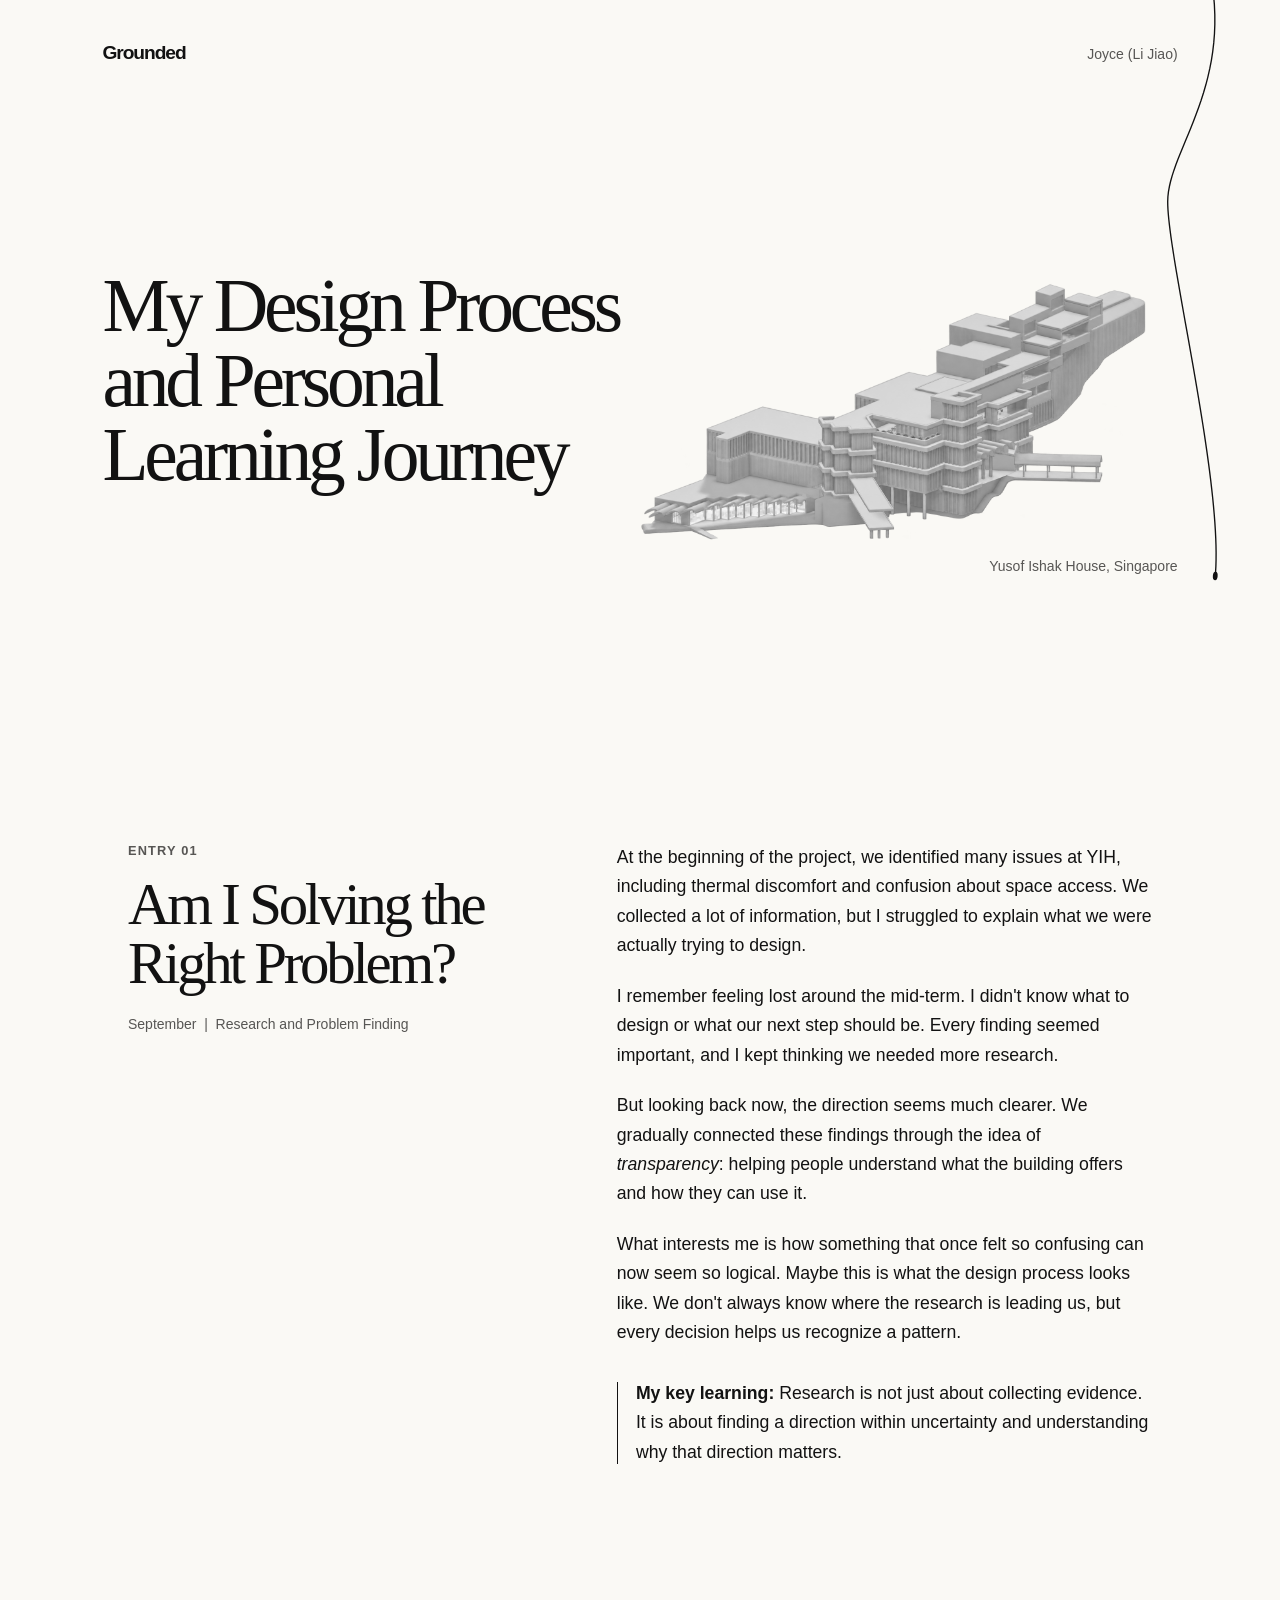
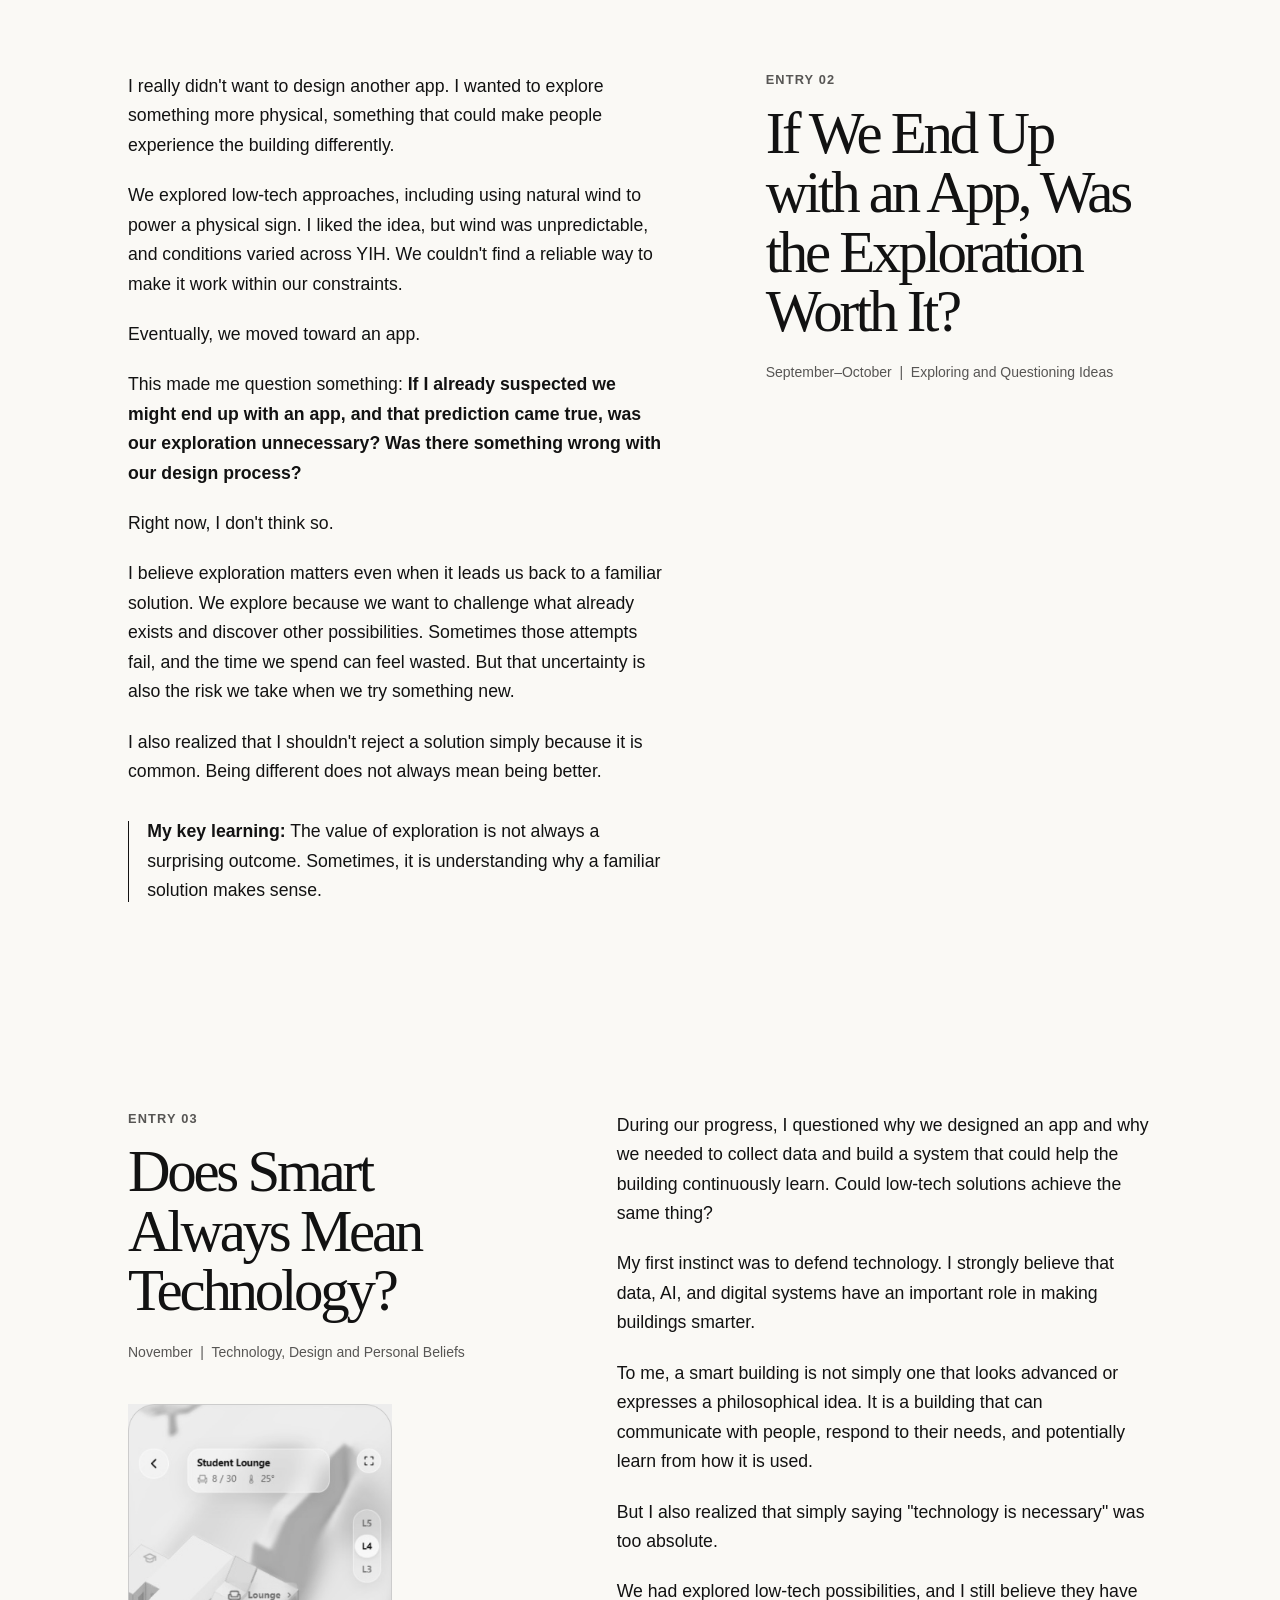
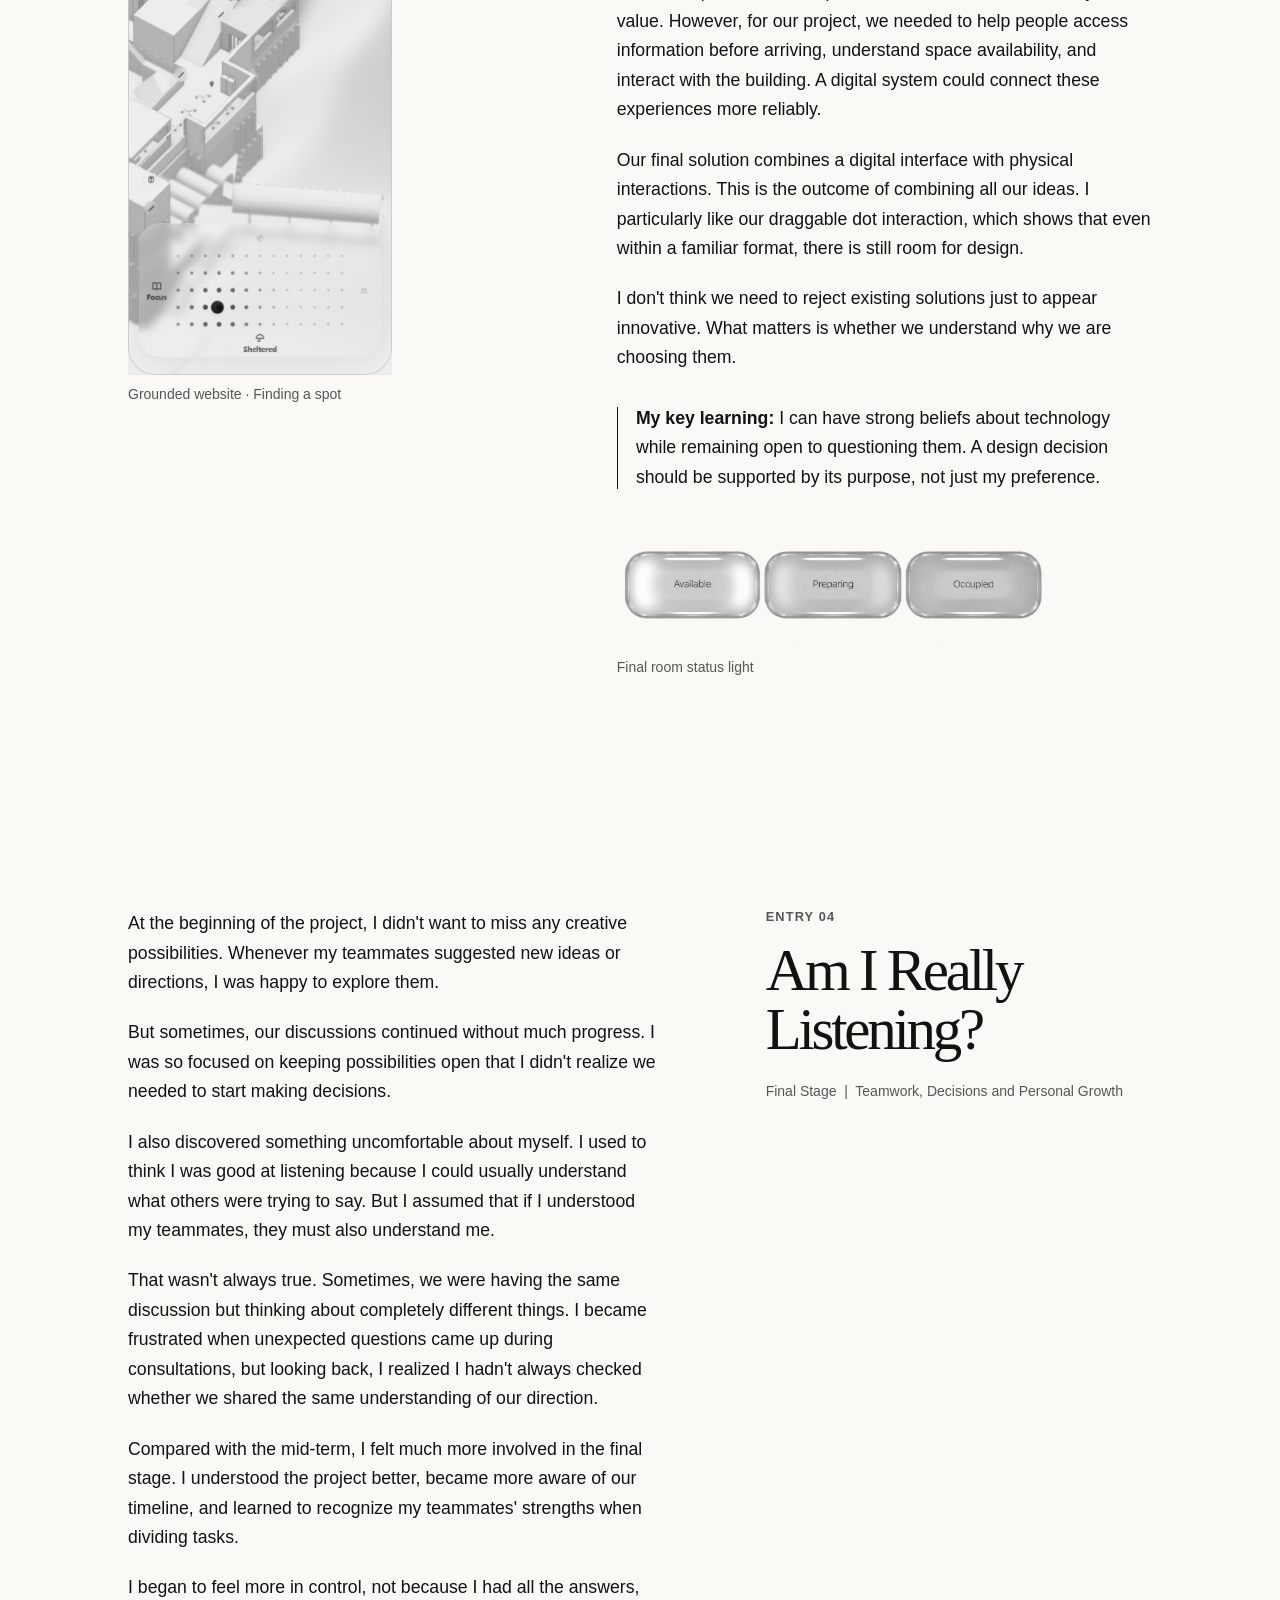
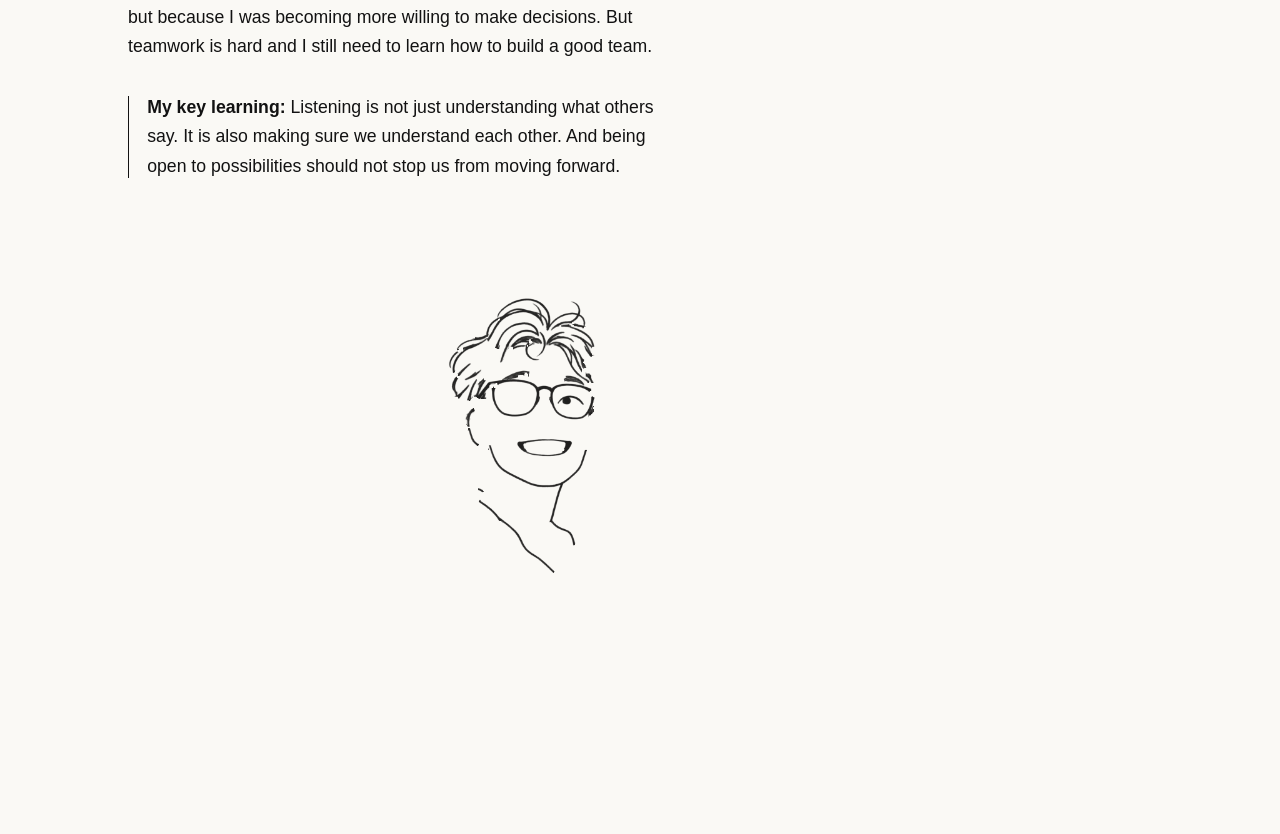
<file: index.html>
<!doctype html>
<html lang="en">
<head>
  <meta charset="utf-8">
  <meta name="viewport" content="width=device-width, initial-scale=1">
  <meta name="description" content="Four personal reflections from Grounded, a Green Building design project.">
  <title>My Design Process and Personal Learning Journey | Grounded</title>
  <link rel="stylesheet" href="journal.css?v=cover-intro">
  <script src="line.js" defer></script>
  <script src="team-stroke-order.js" defer></script>
  <script src="finale.js" defer></script>
</head>
<body id="top">
  <canvas id="guide" aria-hidden="true"></canvas>
  <header class="site-header shell">
    <a class="wordmark" href="#top">Grounded</a>
    <span class="author">Joyce (Li Jiao)</span>
  </header>
  <main>
    <section class="cover shell" aria-labelledby="journal-title">
      <div class="cover-copy">
        <h1 id="journal-title">My Design Process<br class="desktop-break"> and Personal<br class="desktop-break"> Learning Journey</h1>
      </div>
      <figure class="cover-figure">
        <img src="building.png" alt="Architectural model of Yusof Ishak House" width="1851" height="850" fetchpriority="high">
        <figcaption>Yusof Ishak House, Singapore</figcaption>
      </figure>
    </section>

    <div class="journal shell">
<article id="entry-01" class="entry">
  <header class="entry-header">
    <span class="entry-number">Entry 01</span>
    <h2>Am I Solving the Right Problem?</h2>
    <p class="period">September <span>|</span> Research and Problem Finding</p>
  </header>
  <div class="entry-body">
    <p>At the beginning of the project, we identified many issues at YIH, including thermal discomfort and confusion about space access. We collected a lot of information, but I struggled to explain what we were actually trying to design.</p>
    <p data-line="uncertain">I remember feeling lost around the mid-term. I didn't know what to design or what our next step should be. Every finding seemed important, and I kept thinking we needed more research.</p>
    <p>But looking back now, the direction seems much clearer. We gradually connected these findings through the idea of <em>transparency</em>: helping people understand what the building offers and how they can use it.</p>
    <p>What interests me is how something that once felt so confusing can now seem so logical. Maybe this is what the design process looks like. We don't always know where the research is leading us, but every decision helps us recognize a pattern.</p>
    <p class="takeaway"><strong>My key learning:</strong> Research is not just about collecting evidence. It is about finding a direction within uncertainty and understanding why that direction matters.</p>
  </div>
</article>

<article id="entry-02" class="entry entry-reverse">
  <header class="entry-header">
    <span class="entry-number">Entry 02</span>
    <h2>If We End Up with an App, Was the Exploration Worth It?</h2>
    <p class="period">September–October <span>|</span> Exploring and Questioning Ideas</p>
  </header>
  <div class="entry-body">
    <p>I really didn't want to design another app. I wanted to explore something more physical, something that could make people experience the building differently.</p>
    <p>We explored low-tech approaches, including using natural wind to power a physical sign. I liked the idea, but wind was unpredictable, and conditions varied across YIH. We couldn't find a reliable way to make it work within our constraints.</p>
    <p>Eventually, we moved toward an app.</p>
    <p data-line="uncertain">This made me question something: <strong>If I already suspected we might end up with an app, and that prediction came true, was our exploration unnecessary? Was there something wrong with our design process?</strong></p>
    <p>Right now, I don't think so.</p>
    <p>I believe exploration matters even when it leads us back to a familiar solution. We explore because we want to challenge what already exists and discover other possibilities. Sometimes those attempts fail, and the time we spend can feel wasted. But that uncertainty is also the risk we take when we try something new.</p>
    <p>I also realized that I shouldn't reject a solution simply because it is common. Being different does not always mean being better.</p>
    <p class="takeaway"><strong>My key learning:</strong> The value of exploration is not always a surprising outcome. Sometimes, it is understanding why a familiar solution makes sense.</p>
  </div>
</article>

<article id="entry-03" class="entry">
  <header class="entry-header">
    <span class="entry-number">Entry 03</span>
    <h2>Does Smart Always Mean Technology?</h2>
    <p class="period">November <span>|</span> Technology, Design and Personal Beliefs</p>
    <figure class="chapter-figure app-figure">
      <img src="grounded-app.png" alt="Grounded website showing the Student Lounge, the floor selector, and the dotted preference control" width="343" height="742" loading="lazy">
      <figcaption>Grounded website · Finding a spot</figcaption>
    </figure>
  </header>
  <div class="entry-body">
    <p data-line="uncertain">During our progress, I questioned why we designed an app and why we needed to collect data and build a system that could help the building continuously learn. Could low-tech solutions achieve the same thing?</p>
    <p>My first instinct was to defend technology. I strongly believe that data, AI, and digital systems have an important role in making buildings smarter.</p>
    <p>To me, a smart building is not simply one that looks advanced or expresses a philosophical idea. It is a building that can communicate with people, respond to their needs, and potentially learn from how it is used.</p>
    <p>But I also realized that simply saying "technology is necessary" was too absolute.</p>
    <p>We had explored low-tech possibilities, and I still believe they have value. However, for our project, we needed to help people access information before arriving, understand space availability, and interact with the building. A digital system could connect these experiences more reliably.</p>
    <p>Our final solution combines a digital interface with physical interactions. This is the outcome of combining all our ideas. I particularly like our draggable dot interaction, which shows that even within a familiar format, there is still room for design.</p>
    <p>I don't think we need to reject existing solutions just to appear innovative. What matters is whether we understand why we are choosing them.</p>
    <p class="takeaway"><strong>My key learning:</strong> I can have strong beliefs about technology while remaining open to questioning them. A design decision should be supported by its purpose, not just my preference.</p>
    <figure class="chapter-figure light-figure">
      <img src="room-status-light.png" alt="The final rounded-rectangle room status light in its Available, Preparing, and Occupied states" width="720" height="240" loading="lazy">
      <figcaption>Final room status light</figcaption>
    </figure>
  </div>
</article>

<article id="entry-04" class="entry entry-reverse">
  <header class="entry-header">
    <span class="entry-number">Entry 04</span>
    <h2>Am I Really Listening?</h2>
    <p class="period">Final Stage <span>|</span> Teamwork, Decisions and Personal Growth</p>
  </header>
  <div class="entry-body">
    <p>At the beginning of the project, I didn't want to miss any creative possibilities. Whenever my teammates suggested new ideas or directions, I was happy to explore them.</p>
    <p>But sometimes, our discussions continued without much progress. I was so focused on keeping possibilities open that I didn't realize we needed to start making decisions.</p>
    <p data-line="uncertain">I also discovered something uncomfortable about myself. I used to think I was good at listening because I could usually understand what others were trying to say. But I assumed that if I understood my teammates, they must also understand me.</p>
    <p>That wasn't always true. Sometimes, we were having the same discussion but thinking about completely different things. I became frustrated when unexpected questions came up during consultations, but looking back, I realized I hadn't always checked whether we shared the same understanding of our direction.</p>
    <p>Compared with the mid-term, I felt much more involved in the final stage. I understood the project better, became more aware of our timeline, and learned to recognize my teammates' strengths when dividing tasks.</p>
    <p>I began to feel more in control, not because I had all the answers, but because I was becoming more willing to make decisions. But teamwork is hard and I still need to learn how to build a good team.</p>
    <p class="takeaway"><strong>My key learning:</strong> Listening is not just understanding what others say. It is also making sure we understand each other. And being open to possibilities should not stop us from moving forward.</p>
  </div>
</article>
    </div>
    <figure class="finale shell" id="finale">
      <div class="finale-drawing">
        <img src="team-portraits.png" width="1536" height="1024" alt="Black-ink cartoon portraits of the three friends from the team photo" loading="lazy">
        <canvas aria-hidden="true" hidden></canvas>
      </div>
      <figcaption>Anyway, cheers to the end of the semester!</figcaption>
    </figure>
  </main>
</body>
</html>
</file>
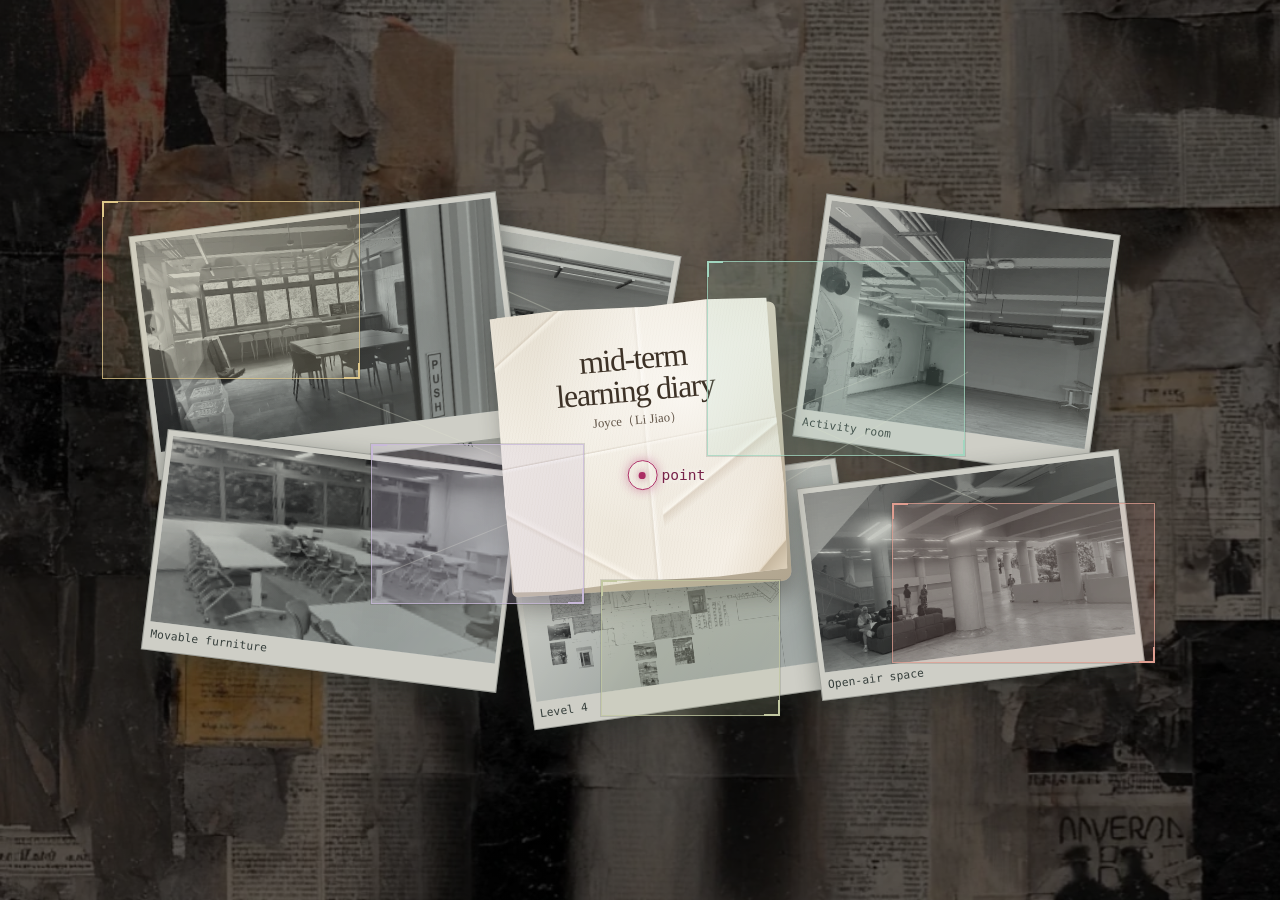
<file: midterm/index.html>
<!doctype html>
<html lang="en">
<head>
  <meta charset="utf-8">
  <meta name="viewport" content="width=device-width, initial-scale=1">
  <meta name="description" content="Joyce Li Jiao’s midterm learning diary and research photographs from Yusof Ishak House.">
  <title>Midterm Learning Diary | Grounded</title>
  <link rel="stylesheet" href="style.css?v=2">
  <script src="reflection.js?v=2" defer></script>
  <noscript><style>.opening-point, .close-reflection { display: none; } .reflection { display: block; position: static; width: min(92%, 48rem); max-height: none; margin: 0 auto 2rem; } .reading-paper { max-height: none; }</style></noscript>
</head>
<body>
  <main class="index">
    <section class="evidence" aria-label="Midterm research photographs">
      <div class="threads" aria-hidden="true"><i></i><i></i><i></i><i></i></div>

      <figure class="photo photo-arrival">
        <div class="photo-image"><img src="photos/entrance.webp" alt="A room viewed through its glass entrance at Yusof Ishak House"></div>
        <figcaption>Room entrance</figcaption>
      </figure>
      <figure class="photo photo-study">
        <div class="photo-image"><img src="photos/study.webp" alt="Rows of movable tables and chairs in a room observed during the building walk"></div>
        <figcaption>Movable furniture</figcaption>
      </figure>
      <figure class="photo photo-corridor">
        <div class="photo-image"><img src="photos/corridor.webp" alt="An interior route through the building"></div>
        <figcaption>Building walk</figcaption>
      </figure>
      <figure class="photo photo-club">
        <div class="photo-image"><img src="photos/club.webp" alt="A mirrored activity room with a timber floor"></div>
        <figcaption>Activity room</figcaption>
      </figure>
      <figure class="photo photo-open">
        <div class="photo-image"><img src="photos/open-air.webp" alt="An open-air area in Yusof Ishak House"></div>
        <figcaption>Open-air space</figcaption>
      </figure>
      <figure class="photo photo-plan">
        <div class="photo-image"><img src="photos/plan.webp" alt="Research drawing used to map Level 4"></div>
        <figcaption>Level 4</figcaption>
      </figure>

      <div class="folded-paper">
        <div class="paper-underlay" aria-hidden="true"></div>
        <div class="paper-face">
          <div class="paper-ink">
            <h1>mid-term learning diary</h1>
            <p>Joyce（Li Jiao）</p>
          </div>
          <div class="paper-corner" aria-hidden="true"></div>
        </div>
        <button id="point" class="opening-point" type="button" aria-label="point: open the midterm reflection" aria-controls="reflection" aria-haspopup="dialog" aria-expanded="false">
          <span class="point-target" aria-hidden="true"><span class="point-ring"></span><span class="point-dot"></span></span>
          <span class="point-label">point</span>
        </button>
      </div>

      <div class="clue-frames" aria-hidden="true">
        <i class="clue clue-amber"></i>
        <i class="clue clue-teal"></i>
        <i class="clue clue-lilac"></i>
        <i class="clue clue-red"></i>
        <i class="clue clue-olive"></i>
      </div>
    </section>
  </main>

  <dialog class="reflection" id="reflection" aria-label="Midterm reflection">
    <div class="reading-paper">
      <div class="paper-folds" aria-hidden="true"></div>
      <button type="button" id="close-reflection" class="close-reflection" aria-label="Close reflection"><span aria-hidden="true">×</span></button>

      <div class="reading-scroll" id="reading-scroll" tabindex="0" role="region" aria-label="Reflection text">
        <article class="reading-content">
          <ol class="letter-entries" role="list">
            <li class="letter-entry">
              <span class="letter-number" aria-hidden="true">1</span>
              <div class="letter-entry-body">
                <h2 class="letter-heading">Teamwork · I Could Speak Up Before I Had an Idea</h2>
                <p>Early in the project, my teammates could spend over an hour bouncing ideas off each other. One would make a suggestion, and the other would challenge it and offer something new. I mostly listened. When they asked what I thought, I often said, “Nothing yet.” I was still figuring out the brief, and I didn’t know them well enough to feel comfortable interrupting. Looking back, I could have said what was actually on my mind: I wasn’t sure we were all trying to solve the same problem. Next time, I want to say where I’m stuck while the ideas are still on the table. That gives the team a chance to work through the uncertainty together.</p>
              </div>
            </li>
            <li class="letter-entry">
              <span class="letter-number" aria-hidden="true">2</span>
              <div class="letter-entry-body">
                <h2 class="letter-heading">Design Research · Mapping Changed What I Looked For</h2>
                <p>In my first interview at Yusof Ishak House, what stuck with me was how hot the student found the building. I held on to that answer so tightly that I started thinking about cooling before I had a clear research question. Spending an afternoon walking through the building changed that. As we mapped the rooms on Level 4, I began to see the gap between what the building offered and what people could actually use. A student outside might be unsure whether they could enter an air-conditioned room. The Guitar Club could get a booking and still have to split practice into groups to make the room work. Putting those experiences alongside the map helped me see that comfort was one part of a larger question about which spaces people could find, enter, and use for what they came to do.</p>

                <div class="letter-photos">
                  <figure class="letter-photo">
                    <img src="photos/plan.webp" width="450" height="299" loading="lazy" alt="Level 4 floor plan annotated with room colours and observations">
                    <figcaption>Level 4 research map</figcaption>
                  </figure>
                  <figure class="letter-photo">
                    <img src="photos/entrance.webp" width="450" height="339" loading="lazy" alt="An indoor seating area viewed through its glass entrance">
                    <figcaption>Room entrance observed on the walk</figcaption>
                  </figure>
                </div>
              </div>
            </li>
            <li class="letter-entry">
              <span class="letter-number" aria-hidden="true">3</span>
              <div class="letter-entry-body">
                <h2 class="letter-heading">Research Bias · I Was Too Quick to Explain Away an Exception</h2>
                <p>Several of our early interviewees had backgrounds similar to ours. When one Chinese student said she liked the building, we put it down to her having studied in the United States. I accepted that explanation without asking what she liked about it. Later, a German exchange student told us he preferred the open-air seating because he got cold in air-conditioned rooms. His practical concern was finding a working power outlet. That made me notice how differently I had treated the earlier answers. I pursued the complaint about heat and explained away the response that challenged it. In the next phase, I want to interview people with different reasons for being there, including those who choose to return and those who usually go elsewhere. When an answer surprises me, I want to ask one more question before settling on my own explanation.</p>

                <figure class="letter-photo letter-photo-single">
                  <img src="photos/open-air.webp" width="420" height="322" loading="lazy" alt="Open-air seating and ceiling fans at Yusof Ishak House">
                  <figcaption>Open-air seating at Yusof Ishak House</figcaption>
                </figure>
              </div>
            </li>
          </ol>
        </article>
      </div>
    </div>
  </dialog>
</body>
</html>
</file>
<file: journal.css>
:root {
  color-scheme: light;
  --paper: #faf9f5;
  --ink: #121212;
  --muted: #575654;
  --gutter: clamp(2.6rem, 8vw, 8.5rem);
  --chapter-gap: clamp(8rem, 16vw, 14rem);
  font-family: "Segoe UI", Arial, sans-serif;
  color: var(--ink);
  background: var(--paper);
}

*, *::before, *::after { box-sizing: border-box; }

html {
  scroll-behavior: smooth;
  scroll-padding-top: 3rem;
}

body { margin: 0; }

#guide {
  position: fixed;
  z-index: 0;
  inset: 0;
  width: 100%;
  height: 100%;
  pointer-events: none;
}

.shell {
  position: relative;
  width: min(100% - 2 * var(--gutter), 74rem);
  margin-inline: auto;
}

.site-header {
  display: flex;
  justify-content: space-between;
  align-items: baseline;
  padding-block: clamp(1.45rem, 3.5vw, 2.65rem);
}

a { color: inherit; }

.wordmark {
  font-size: 1.2rem;
  font-weight: 700;
  letter-spacing: -.055em;
  text-decoration: none;
}

.author, figcaption, .period {
  color: var(--muted);
  font-size: .875rem;
  line-height: 1.5;
}

.cover {
  display: grid;
  grid-template-columns: 1.16fr 1fr;
  align-items: center;
  min-height: clamp(34rem, 76svh, 48rem);
  padding-block: 1rem clamp(6.5rem, 12vw, 11rem);
}

.cover-copy {
  z-index: 1;
  position: relative;
  align-self: center;
}

.cover-intro {
  max-width: 37ch;
  margin: 1.5rem 0 0;
  font-size: clamp(1.02rem, 1.38vw, 1.15rem);
  line-height: 1.6;
}

h1, h2 {
  font-family: "Palatino Linotype", "Book Antiqua", Palatino, Georgia, serif;
  font-weight: 400;
  letter-spacing: -.055em;
  margin: 0;
}

h1 {
  font-size: clamp(3.6rem, 5.9vw, 6.45rem);
  line-height: .99;
  max-width: 12ch;
}

@media (min-width: 1100px) {
  h1 { max-width: none; margin-right: -8rem; }
}

a:focus-visible {
  outline: 1px solid currentColor;
  outline-offset: .35rem;
}

figure { margin: 0; }

.cover-figure {
  width: min(120%, 44rem);
  justify-self: end;
  align-self: center;
  transform: translate(5%, 14%);
}

figure img {
  display: block;
  width: 100%;
  height: auto;
  filter: grayscale(1);
}

.cover-figure figcaption {
  margin: .65rem 5% 0;
  text-align: right;
}

.journal {
  display: grid;
  row-gap: var(--chapter-gap);
  padding-top: clamp(1.75rem, 4vw, 3.5rem);
  padding-bottom: clamp(5.5rem, 9vw, 8.5rem);
}

.entry {
  display: grid;
  grid-template-columns: minmax(0, .83fr) minmax(0, 1.15fr);
  align-items: start;
  column-gap: clamp(2.75rem, 8vw, 8rem);
  padding-inline: clamp(0rem, 2vw, 1.8rem);
}

.entry-reverse {
  grid-template-columns: minmax(0, 1.15fr) minmax(0, .83fr);
}

.entry-reverse .entry-header { grid-area: 1 / 2; }
.entry-reverse .entry-body { grid-area: 1 / 1; }

.entry-number {
  display: block;
  color: var(--muted);
  font-size: .8rem;
  font-weight: 600;
  letter-spacing: .09em;
  text-transform: uppercase;
  margin-bottom: 1.05rem;
}

h2 {
  font-size: clamp(2.8rem, 4.6vw, 4.65rem);
  line-height: 1.01;
  text-wrap: balance;
}

.period { margin: 1.3rem 0 0; }
.period span { margin-inline: .24rem; }

.entry-body {
  width: 100%;
  max-width: 37rem;
  font-size: clamp(1.06rem, 1.38vw, 1.2rem);
  line-height: 1.67;
}

.entry-body p { margin: 0 0 1.18em; }
.entry-body p:last-child { margin-bottom: 0; }

.entry-body .takeaway {
  position: relative;
  padding-left: 1.2rem;
  margin-top: 1.75em;
}

.takeaway::before {
  position: absolute;
  inset: .2em auto .2em 0;
  width: 1px;
  background: var(--ink);
  content: "";
}

.takeaway strong { font-weight: 650; }
abbr[title] { text-decoration: none; }

.chapter-figure {
  margin-top: 2.6rem;
}

.chapter-figure figcaption { margin-top: .55rem; }
.app-figure { width: min(72%, 16.5rem); }

.light-figure {
  margin-block: .4rem 1.65rem;
  width: min(100%, 27rem);
}

.light-figure figcaption { margin-top: 0; }

.finale {
  width: min(100% - 2 * var(--gutter), 44rem);
  padding-bottom: clamp(4.75rem, 10vw, 8rem);
  text-align: center;
}

.finale-drawing {
  position: relative;
  width: min(76%, 30rem);
  margin-inline: auto;
}
.finale-drawing img { filter: none; }

.finale-drawing canvas {
  position: absolute;
  inset: 0;
  width: 100%;
  height: 100%;
}

.finale figcaption {
  color: var(--ink);
  font-family: "Palatino Linotype", "Book Antiqua", Palatino, Georgia, serif;
  font-size: clamp(1.5rem, 3.2vw, 2.3rem);
  letter-spacing: -.035em;
  line-height: 1.17;
  text-wrap: balance;
  margin-top: clamp(1.55rem, 4vw, 2.9rem);
}

.finale[data-drawn] figcaption { transition: opacity .42s ease, transform .42s ease; }
.finale[data-drawing] img { opacity: 0; }
.finale[data-drawing] figcaption {
  opacity: 0;
  transform: translateY(.55rem);
}

@media (max-width: 1099px) {
  .desktop-break { display: none; }
  .cover-figure { width: 116%; }
}

@media (max-width: 760px) {
  :root {
    --gutter: clamp(1.9rem, 8vw, 3.3rem);
    --chapter-gap: clamp(6.5rem, 15vw, 9rem);
  }

  html { scroll-padding-top: 1.65rem; }
  .site-header { padding-block: 1.35rem; }
  .author { font-size: .78rem; }

  .cover {
    display: block;
    min-height: 0;
    padding-block: clamp(3rem, 10vw, 5.5rem) 6.5rem;
  }

  h1 {
    max-width: none;
    font-size: clamp(2rem, 10.1vw, 4.7rem);
  }

  .desktop-break { display: revert; }

  .cover-figure {
    width: min(112%, 36rem);
    margin: 2rem 0 0 -3%;
    transform: none;
  }

  .cover-figure figcaption {
    margin-right: 6%;
    font-size: .78rem;
  }

  .entry { display: block; padding-inline: 0; }
  .entry-header { margin-bottom: 1.75rem; }
  h2 { font-size: clamp(2.45rem, 8vw, 3.6rem); }
  .period { margin-top: .85rem; }
  .app-figure { width: min(66%, 15rem); margin-top: 1.55rem; }
  .entry-body { font-size: 1.05rem; }
}

@media (prefers-reduced-motion: reduce) {
  html { scroll-behavior: auto; }
  .finale[data-drawn] figcaption { transition: none; }
}

@media print {
  #guide { display: none; }
  .finale canvas { display: none; }
  .finale[data-drawing] img, .finale[data-drawing] figcaption { opacity: 1; }
  .entry { display: block; }
  .entry-header { margin-bottom: 1rem; }
  .journal { row-gap: 3rem; }
  .cover { min-height: auto; padding-bottom: 3rem; }
}
</file>
<file: midterm/style.css>
@font-face {
  font-family: "Pirata One";
  src: url("fonts/PirataOne-Regular.ttf") format("truetype");
  font-display: swap;
  unicode-range: U+0031-0033;
}

:root {
  color-scheme: light;
  --ink: #1a2637;
  --signal: #a62861;
  --mono: "Cascadia Mono", Consolas, monospace;
  --sans: "Bahnschrift", "Segoe UI", sans-serif;
  --serif: Georgia, "Times New Roman", serif;
  background: #24211e;
  color: var(--ink);
  font-family: var(--sans);
}

*, *::before, *::after { box-sizing: border-box; }
body {
  min-width: 0;
  min-height: 100vh;
  margin: 0;
}

body::before {
  position: fixed;
  z-index: -1;
  inset: 0;
  content: "";
  background: linear-gradient(#0009, #0009), url("photos/newspaper-collage.webp") center / cover no-repeat;
}
button { color: inherit; font: inherit; }
a { color: inherit; }
:focus-visible { outline: 2px solid var(--signal); outline-offset: 5px; }
.is-reading { overflow: hidden; }

.index {
  display: grid;
  min-height: 100svh;
  padding: clamp(1rem, 4vw, 3rem);
  place-items: center;
}

.evidence {
  position: relative;
  isolation: isolate;
  width: min(100%, 70rem);
  height: clamp(29rem, 49vw, 37rem);
}

.clue-frames {
  position: absolute;
  z-index: 7;
  inset: 0;
  pointer-events: none;
}

.clue {
  position: absolute;
  top: var(--y);
  left: var(--x);
  width: var(--w);
  height: var(--h);
  color: var(--accent);
  border: 1px solid color-mix(in srgb, currentColor 76%, transparent);
  background: color-mix(in srgb, currentColor var(--wash, 13%), transparent);
  box-shadow: 0 0 0 1px #262d2924;
}

.clue::before, .clue::after {
  position: absolute;
  width: clamp(.55rem, 1.3vw, 1rem);
  height: clamp(.55rem, 1.3vw, 1rem);
  border: 2px solid currentColor;
  content: "";
}

.clue::before { top: -1px; left: -1px; border-width: 2px 0 0 2px; }
.clue::after { right: -1px; bottom: -1px; border-width: 0 2px 2px 0; }

.clue-amber { --x: 2%; --y: 8%; --w: 23%; --h: 30%; --accent: #dec78a; }
.clue-teal { --x: 56%; --y: 18%; --w: 23%; --h: 33%; --accent: #a1d5bf; --wash: 15%; }
.clue-lilac { --x: 26%; --y: 49%; --w: 19%; --h: 27%; --accent: #c8b9d9; --wash: 22%; }
.clue-red { --x: 72.5%; --y: 59%; --w: 23.5%; --h: 27%; --accent: #df9d90; }
.clue-olive { --x: 46.5%; --y: 72%; --w: 16%; --h: 23%; --accent: #c2c8a1; --wash: 17%; }

.threads { position: absolute; inset: 0; z-index: 4; pointer-events: none; }
.threads i { position: absolute; display: block; height: 1px; background: #dce0ce53; transform-origin: left center; }
.threads i:nth-child(1) { left: 23%; top: 40%; width: 39%; transform: rotate(22deg); }
.threads i:nth-child(2) { left: 27%; top: 71%; width: 49%; transform: rotate(-22deg); }
.threads i:nth-child(3) { left: 38%; top: 23%; width: 48%; transform: rotate(24deg); }
.threads i:nth-child(4) { left: 51%; top: 69%; width: 33%; transform: rotate(-31deg); }

.photo {
  position: absolute;
  z-index: var(--layer, 1);
  top: var(--top);
  left: var(--left);
  width: var(--width);
  margin: 0;
  padding: .3rem;
  overflow: hidden;
  transform: rotate(var(--angle));
  transform-origin: center;
  border: 1px solid #30363252;
  background: #cecec6;
  box-shadow: 0 .4rem 1.4rem #22282570;
}

.photo-image {
  position: relative;
  isolation: isolate;
  overflow: hidden;
  aspect-ratio: var(--ratio, 1.5);
  background: linear-gradient(145deg, #d1d1c7, #929a98 82%);
}

.photo-image img {
  display: block;
  width: 100%;
  height: 100%;
  object-fit: cover;
  object-position: var(--position, center);
  filter: grayscale(1) contrast(1.08) brightness(1.06);
  mix-blend-mode: multiply;
  opacity: .89;
}

.photo-image::after {
  position: absolute;
  inset: 0;
  content: "";
  background: linear-gradient(125deg, #bcc7d12e 8%, transparent 51%, #f2f0da38);
  mix-blend-mode: screen;
  pointer-events: none;
}

.photo figcaption {
  overflow: hidden;
  padding: .38rem .12rem .15rem;
  color: #353e3b;
  font: .7rem/1.25 var(--mono);
  letter-spacing: .015em;
  white-space: nowrap;
  text-overflow: ellipsis;
}

.photo-arrival { --top: 10%; --left: 5.5%; --width: 33%; --angle: -7deg; --layer: 2; --ratio: 1.69; }
.photo-study { --top: 50%; --left: 6.5%; --width: 32%; --angle: 7deg; --layer: 3; --ratio: 1.85; }
.photo-corridor { --top: 13%; --left: 28%; --width: 24%; --angle: 10deg; --ratio: 1.27; }
.photo-club { --top: 10%; --left: 65%; --width: 26.5%; --angle: 8deg; --layer: 3; --ratio: 1.35; }
.photo-open { --top: 53%; --left: 65%; --width: 29%; --angle: -7deg; --layer: 3; --ratio: 1.74; }
.photo-plan { --top: 55%; --left: 39%; --width: 30%; --angle: -8deg; --layer: 2; --ratio: 1.67; }
.photo-plan .photo-image img { object-fit: contain; }

.folded-paper {
  position: absolute;
  z-index: 6;
  top: 49%;
  left: 50%;
  width: clamp(12.5rem, 25%, 17.5rem);
  aspect-ratio: 1;
  transform: translate(-50%, -50%) rotate(-5deg);
  transition: opacity .28s ease;
}

.paper-underlay, .paper-face {
  position: absolute;
  inset: 0;
}

.paper-underlay {
  transform: translate(.2rem, .35rem) rotate(1.5deg);
  border-radius: 1% 2.5% 3.5% 2%;
  background: linear-gradient(158deg, #e2d9c8, #b1a58f);
  box-shadow: .2rem .85rem 1.5rem #25241f64;
}

.paper-face {
  overflow: hidden;
  clip-path: polygon(.4% 1%, 24% 0, 57% 1.4%, 78% .6%, 99.5% 1.9%, 99% 36%, 100% 68%, 98.5% 98.8%, 74% 99.6%, 45% 98.8%, 16% 100%, .6% 98.9%, 0 67%, .7% 31%);
  background:
    radial-gradient(ellipse at 8% 0%, #c9bda659, transparent 36%),
    radial-gradient(ellipse at 102% 53%, #c8b89f55, transparent 48%),
    linear-gradient(174deg, transparent 49.3%, #8f7e6740 49.8%, #fffdf8a6 50.08%, transparent 51.2%),
    linear-gradient(90deg, transparent 51%, #94826c20 52.1%, #fffdf9a6 52.55%, transparent 54.2%),
    linear-gradient(121deg, #f6f2e9 5%, #eee8dc 56%, #f5efe5 83%, #e3d7c4);
}

.paper-face::before {
  position: absolute;
  inset: 0;
  content: "";
  background:
    linear-gradient(143deg, transparent 17%, #b3a18b41 18.1%, #fffcf381 18.7%, transparent 20.8%) top left / 64% 56% no-repeat,
    linear-gradient(32deg, transparent 32%, #a58d7025 34%, #fffaf29c 35%, transparent 38%) bottom left / 59% 47% no-repeat,
    linear-gradient(146deg, transparent 35%, #fffdf692 38%, #aa92783e 39%, transparent 44%) bottom right / 44% 58% no-repeat,
    radial-gradient(ellipse at 67% 34%, #fffdfabe, transparent 57%),
    repeating-linear-gradient(104deg, #8a796508 0 1px, transparent 1px 3px);
}

.paper-ink {
  position: absolute;
  inset: 14% 11% auto;
  color: #3d3227;
  text-align: center;
}

.paper-ink h1 {
  margin: 0;
  font: 400 clamp(1.55rem, 2.5vw, 2.2rem)/.98 var(--serif);
  letter-spacing: -.045em;
  text-wrap: balance;
}

.paper-ink p {
  margin: .5em 0 0;
  color: #625548;
  font: clamp(.7rem, 1vw, .88rem)/1.3 var(--serif);
}

.paper-corner {
  position: absolute;
  right: 0;
  bottom: 0;
  width: 13%;
  aspect-ratio: 1;
  background: linear-gradient(135deg, #fffaf0 32%, #e4d7c3 51%, #c7b8a0 53%, #ddd0ba 88%);
  clip-path: polygon(100% 0, 100% 100%, 0 100%);
}

.opening-point {
  position: absolute;
  z-index: 10;
  top: 62%;
  left: 50%;
  display: flex;
  align-items: center;
  min-width: 6.3rem;
  min-height: 3.3rem;
  gap: .2rem;
  padding: .3rem .42rem;
  transform: translate(-1.45rem, -50%) rotate(5deg);
  border: 0;
  background: transparent;
  cursor: pointer;
}

.point-target { position: relative; display: grid; width: 2rem; height: 2rem; flex: 0 0 2rem; place-items: center; }
.point-ring { position: absolute; inset: 1px; border: 1px solid #ae2f68; border-radius: 50%; box-shadow: 0 0 .65rem #ae2f6875; animation: pulse 2.1s ease-out infinite; }
.point-dot { position: relative; width: .42rem; height: .42rem; border-radius: 50%; background: #aa2c63; box-shadow: 0 0 .45rem #aa2c63a3; }
.point-label { color: #772249; font: .91rem/1 var(--mono); text-shadow: 0 0 .4rem #fff; }
.opening-point:hover .point-label { text-decoration: underline; text-underline-offset: .23rem; }
@keyframes pulse {
  0% { transform: scale(.59); opacity: .95; }
  78%, 100% { transform: scale(1.33); opacity: .17; }
}

.reflection {
  width: min(calc(100% - 3rem), 47rem);
  max-width: none;
  max-height: calc(100dvh - 2.8rem);
  padding: 0;
  border: 1px solid #b7a78d;
  border-radius: .14rem .18rem .43rem .11rem;
  overflow: hidden;
  color: #332a21;
  background: #f7efe0;
  box-shadow: .32rem .5rem #b8a98a49, 0 1.5rem 3.5rem #20191159;
  transform-origin: 50% 52%;
}

.reflection[open] { animation: unfold .58s cubic-bezier(.18,.72,.16,1) both; }
.reflection::backdrop { background: #272e2b72; backdrop-filter: blur(1px) saturate(.76); animation: wash-in .42s ease both; }
.is-reading .folded-paper { opacity: .32; }

@keyframes unfold {
  0% { opacity: .4; clip-path: inset(36% 27% 36%); transform: perspective(75rem) rotateX(-24deg) rotateZ(-5deg) scale(.78, .69); }
  57% { opacity: 1; clip-path: inset(1% 0 15%); transform: perspective(75rem) rotateX(5deg) rotateZ(.4deg) scale(1, .97); }
  100% { opacity: 1; clip-path: none; transform: none; }
}
@keyframes wash-in { from { opacity: 0; } to { opacity: 1; } }

.reading-paper {
  position: relative;
  display: flex;
  flex-direction: column;
  max-height: min(52rem, calc(100dvh - 3rem));
  box-shadow: inset .15rem 0 1.6rem #967a4d26, inset 0 -.24rem .55rem #94734f2a;
  background:
    url("photos/paper-grain.webp"),
    radial-gradient(ellipse at 8% 0%, #b993552f, transparent 51%),
    radial-gradient(ellipse at 100% 98%, #a9895842, transparent 44%),
    radial-gradient(ellipse at 69% 4%, #fffdf1ad, transparent 59%),
    linear-gradient(137deg, #efe2c9, #fbf3e4 41%, #f2e6d0 85%, #ead8b9);
}

.paper-folds {
  position: absolute;
  inset: 0;
  pointer-events: none;
  background:
    linear-gradient(90deg, transparent 48.5%, #9a7a4d11 49.65%, #92704939 49.94%, #fffdf1a8 50.1%, #fff8e338 50.43%, transparent 51.15%),
    linear-gradient(179.8deg, transparent 43.6%, #9e7b4d12 44.6%, #8b6c443b 44.94%, #fffaf2b8 45.07%, #fff8e848 45.37%, transparent 46.35%);
}

.reading-paper::after {
  position: absolute;
  right: 0;
  bottom: 0;
  width: 2.25rem;
  aspect-ratio: 1;
  clip-path: polygon(100% 0, 100% 100%, 0 100%);
  background: linear-gradient(135deg, #fff9ea 39%, #e2d3b8 51%, #b6a287 54%, #d9c8ad 87%);
  content: "";
  pointer-events: none;
}

.close-reflection {
  position: absolute;
  z-index: 1;
  top: .43rem;
  right: .72rem;
  width: 2.75rem;
  height: 2.75rem;
  padding: 0;
  border: 0;
  border-radius: 50%;
  background: #f8efdd;
  color: #5c4b37;
  font: 1.65rem/1 var(--serif);
  cursor: pointer;
}

.close-reflection:hover { background: #e9dbc2; }

.reading-scroll {
  position: relative;
  overflow: auto;
  overscroll-behavior: contain;
  scrollbar-width: none;
}

.reading-scroll::-webkit-scrollbar { display: none; }
.reading-scroll:focus-visible { outline-offset: -3px; }
.reading-content { padding: clamp(3.4rem, 6vw, 4.25rem) clamp(1.2rem, 7vw, 4.05rem) 3.2rem; }

.letter-entries {
  display: grid;
  gap: clamp(1.85rem, 4vw, 2.55rem);
  padding: 0;
  margin: 0;
  list-style: none;
}

.letter-entry {
  display: grid;
  grid-template-columns: clamp(1.2rem, 5vw, 2.25rem) minmax(0, 1fr);
  gap: clamp(.67rem, 2vw, 1.22rem);
}

.letter-number {
  color: #62422e;
  font: 400 clamp(1.85rem, 4.7vw, 2.7rem)/.95 "Pirata One", "Old English Text MT", Georgia, serif;
}

.letter-heading {
  margin: 0 0 .55rem;
  color: #3b2d23;
  font: 700 clamp(1.19rem, 2.8vw, 1.37rem)/1.29 var(--serif);
}

.letter-entry p { margin: 0; color: #332a21; font: 1.05rem/1.72 var(--serif); }

.letter-photos {
  display: grid;
  grid-template-columns: 1fr .91fr;
  align-items: center;
  gap: clamp(.65rem, 2.5vw, 1.35rem);
  margin: 1.35rem 0 0;
}

.letter-photo {
  margin: 0;
  padding: .35rem .35rem .48rem;
  border: 1px solid #c7b89e;
  background: #fff9ec;
  box-shadow: .1rem .18rem .44rem #59473024;
  transform: rotate(-1.1deg);
}

.letter-photo:nth-child(2) { transform: rotate(.85deg); }
.letter-photo img { display: block; width: 100%; height: auto; filter: saturate(.76); }
.letter-photo figcaption { margin: .35rem .12rem 0; color: #655641; font: italic .82rem/1.3 var(--serif); }
.letter-photo-single { width: min(100%, 25rem); margin: 1.35rem auto 0; }

@media (max-width: 700px) {
  .evidence { height: clamp(28rem, 124vw, 34rem); }
  .clue-amber { --x: 2%; --y: 5%; --w: 36%; --h: 22%; }
  .clue-teal { --x: 60%; --y: 14%; --w: 35%; --h: 27%; }
  .clue-lilac { --x: 9%; --y: 42%; --w: 33%; --h: 24%; }
  .clue-red { --x: 64%; --y: 65%; --w: 33%; --h: 20%; }
  .clue-olive { --x: 21%; --y: 76%; --w: 34%; --h: 15%; }
  .photo { padding: .2rem; }
  .photo figcaption { padding-block: .26rem .08rem; font-size: .62rem; }
  .photo-arrival { --top: 8%; --left: 5%; --width: 52%; --ratio: 1.47; }
  .photo-study { --top: 59%; --left: 4%; --width: 54%; --ratio: 1.54; }
  .photo-corridor { --top: 19%; --left: 32%; --width: 41%; --ratio: 1.28; }
  .photo-club { --top: 9%; --left: 61%; --width: 37%; --ratio: .94; }
  .photo-open { --top: 68%; --left: 53%; --width: 48%; --ratio: 1.43; }
  .photo-plan { --top: 51%; --left: 53%; --width: 45%; --ratio: 1.5; }
  .folded-paper { top: 46.5%; width: clamp(10rem, 48%, 16rem); }
  .paper-ink h1 { font-size: clamp(1.25rem, 4.7vw, 1.8rem); }
  .threads i:nth-child(2) { top: 71%; transform: rotate(-47deg); }
  .threads i:nth-child(3) { top: 26%; transform: rotate(41deg); }
  .reflection { width: calc(100% - 1.5rem); max-height: calc(100dvh - 3.25rem); }
  .reading-paper { max-height: calc(100dvh - 3.35rem); }
  .close-reflection { right: .42rem; }
}

@media (max-width: 430px) {
  .letter-photos { grid-template-columns: 1fr; gap: .9rem; }
}

@media (prefers-reduced-motion: reduce) {
  *, *::before, *::after { animation-duration: .01ms !important; animation-iteration-count: 1 !important; transition-duration: .01ms !important; }
  .point-ring { opacity: .82; }
}
</file>
